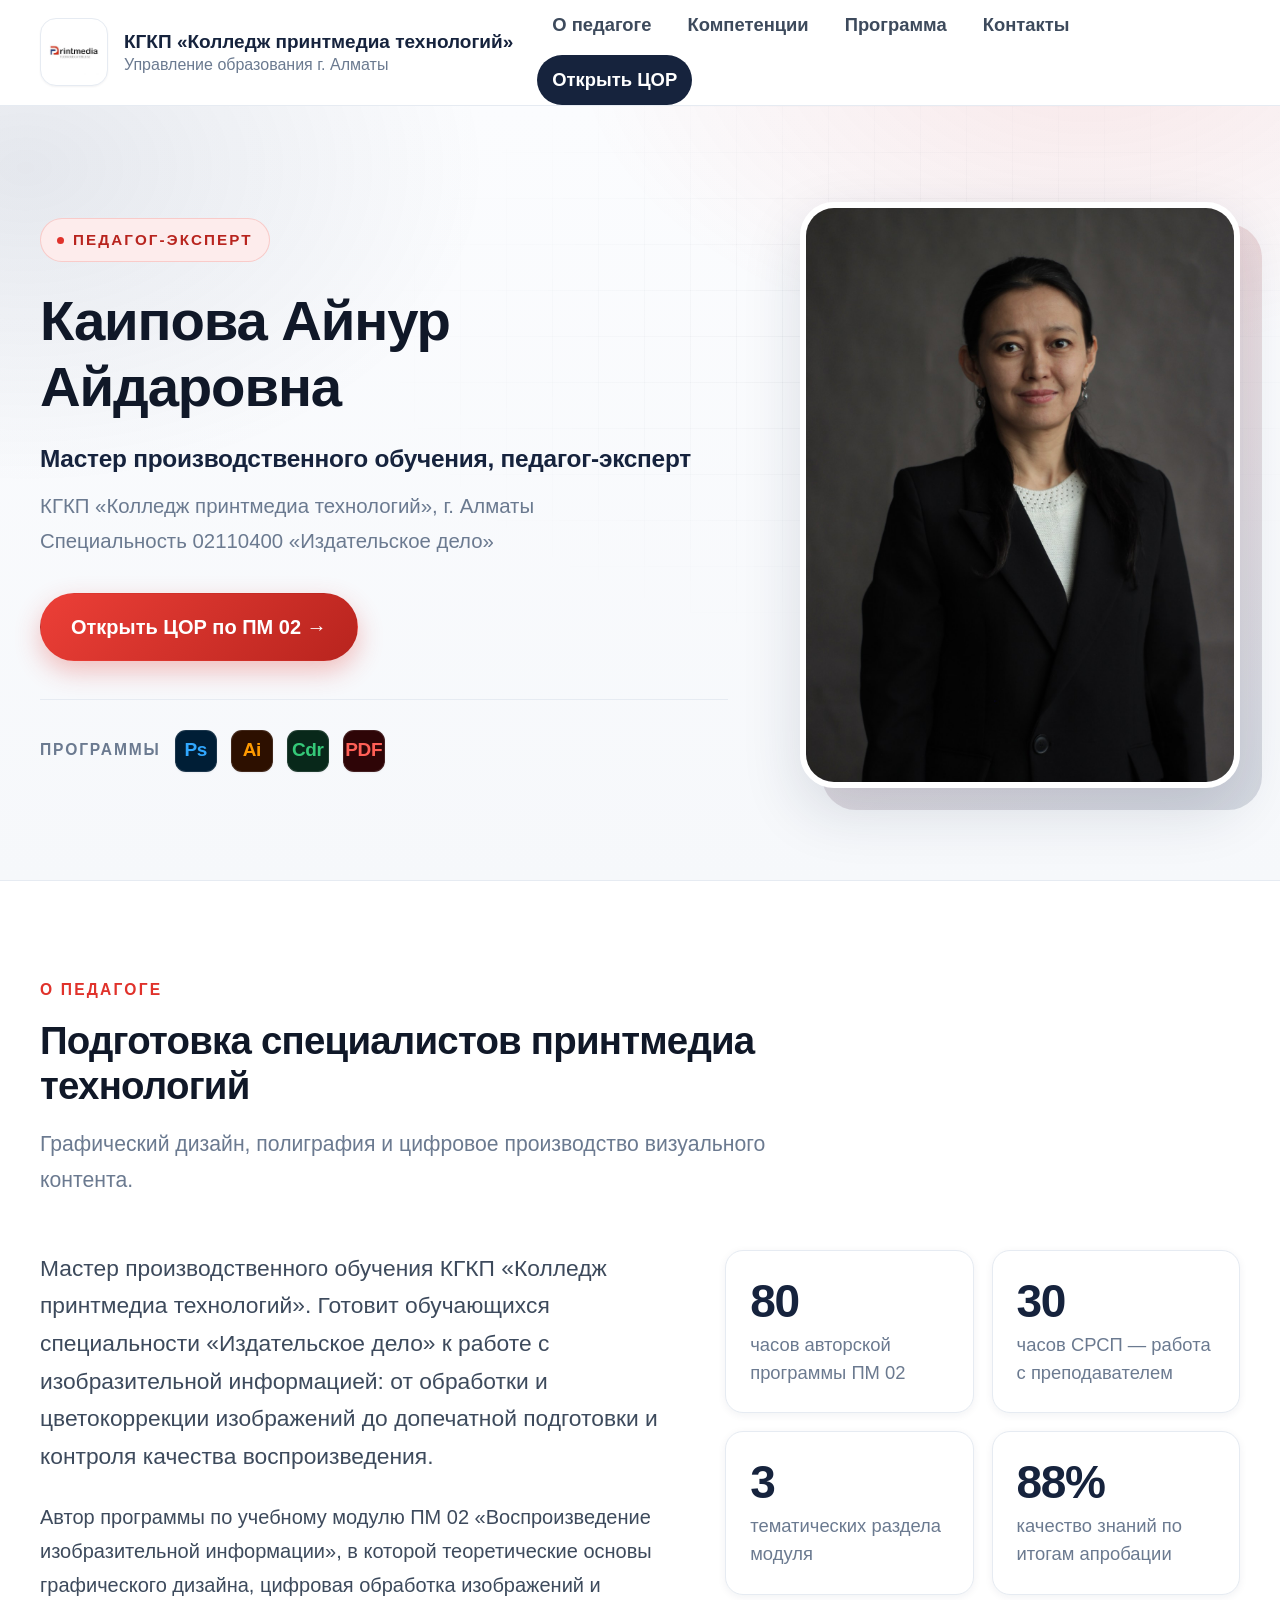
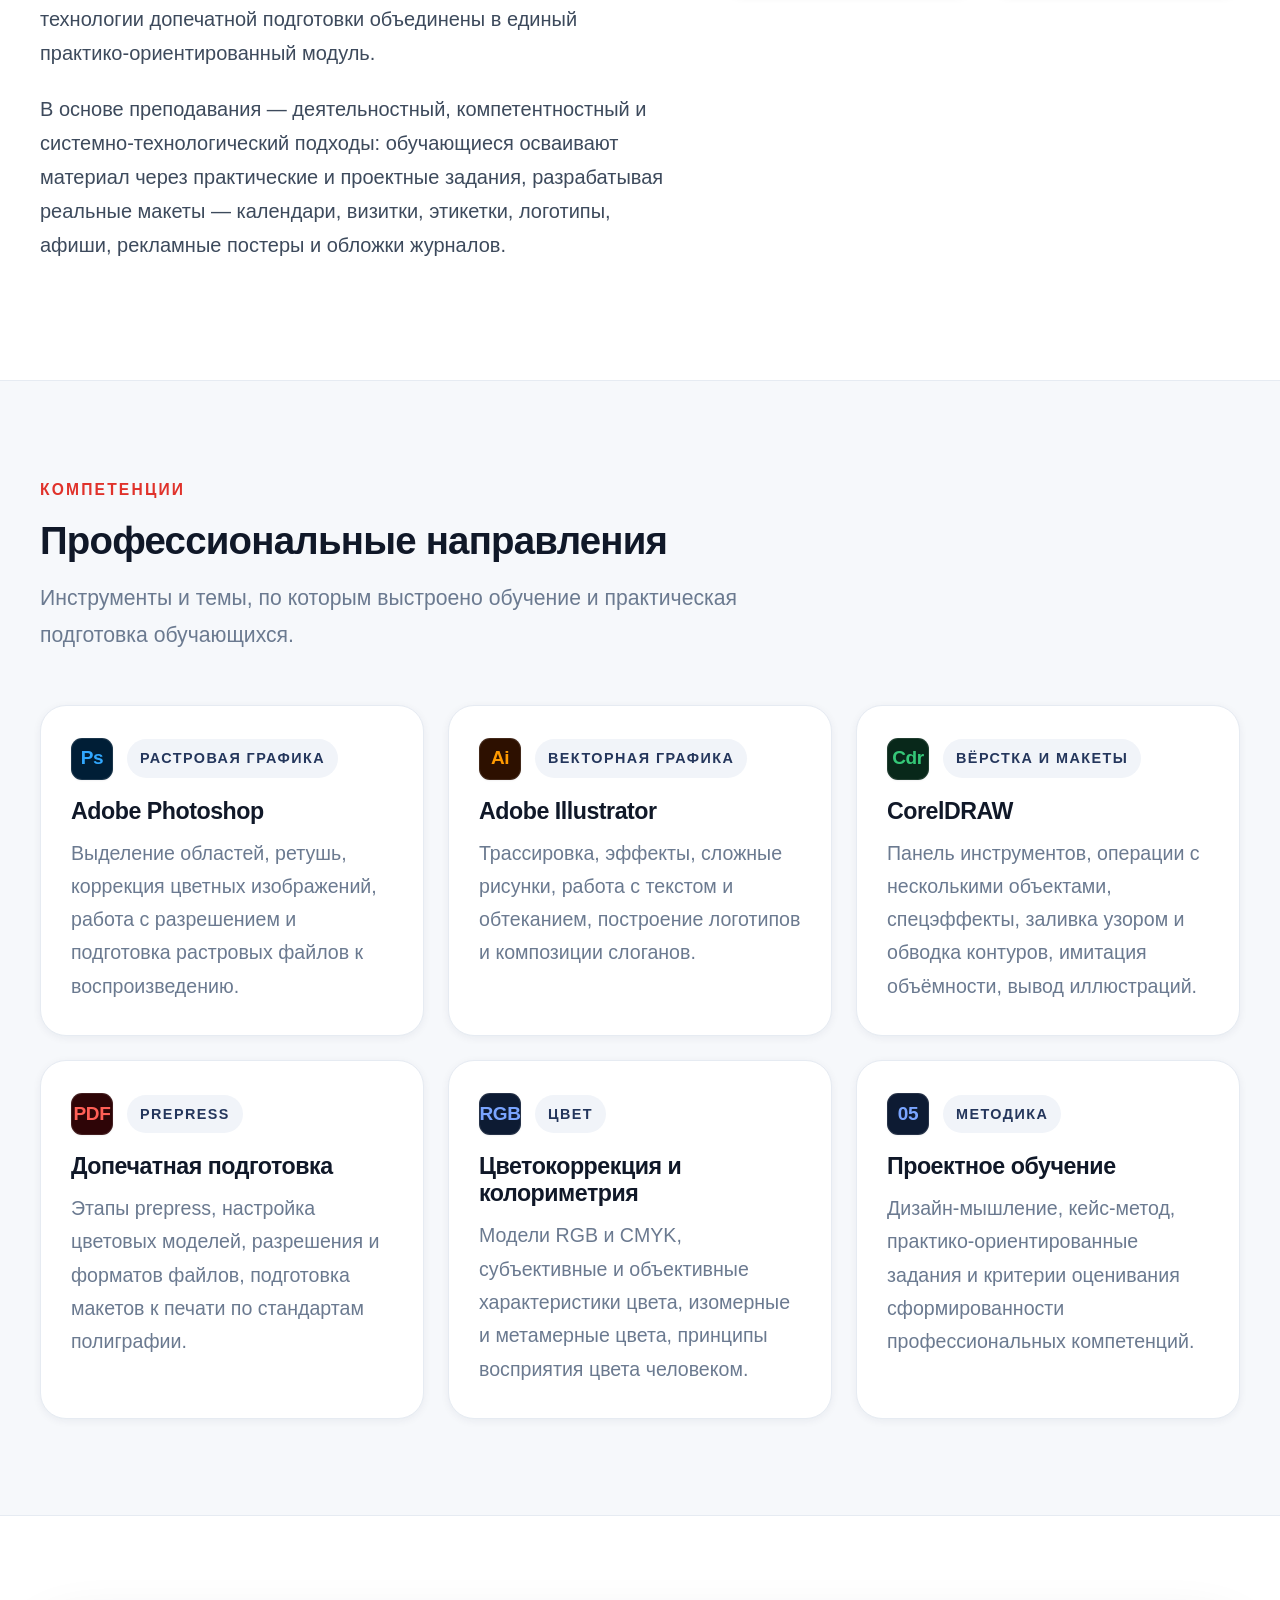
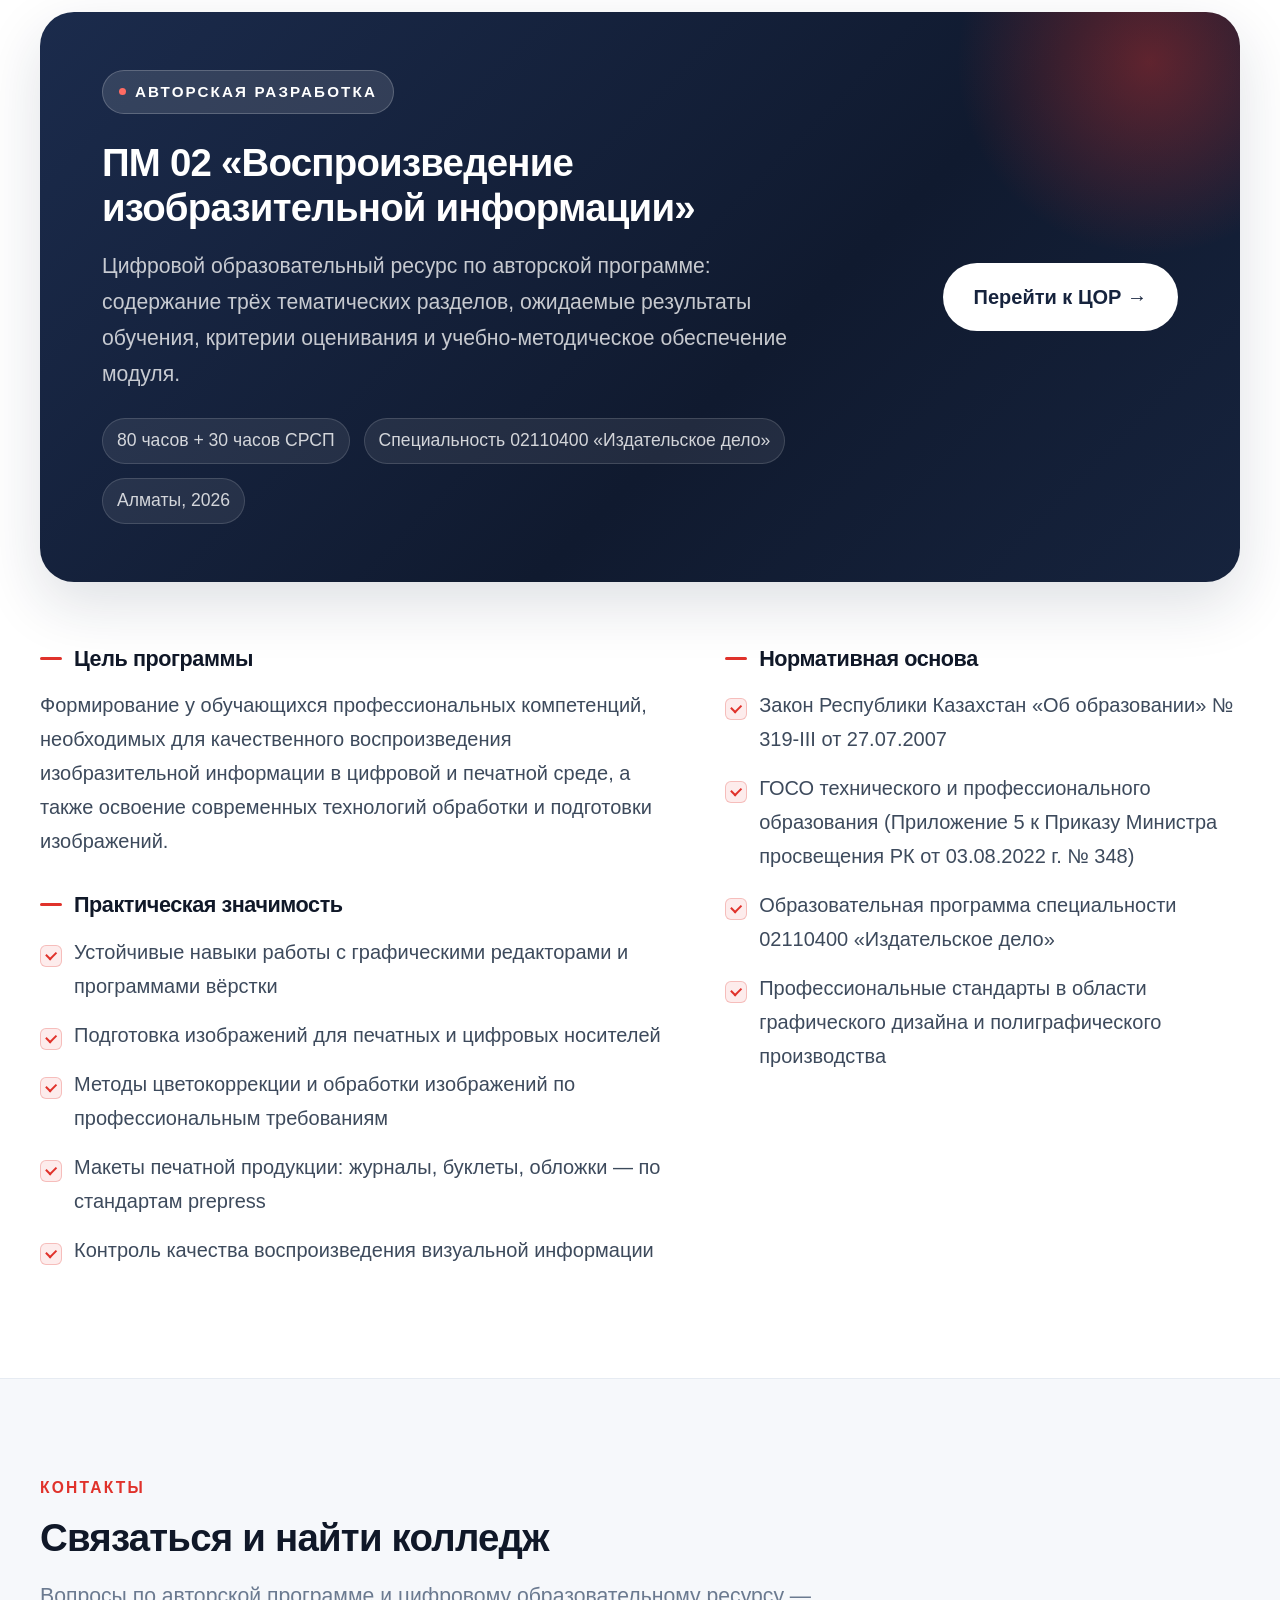
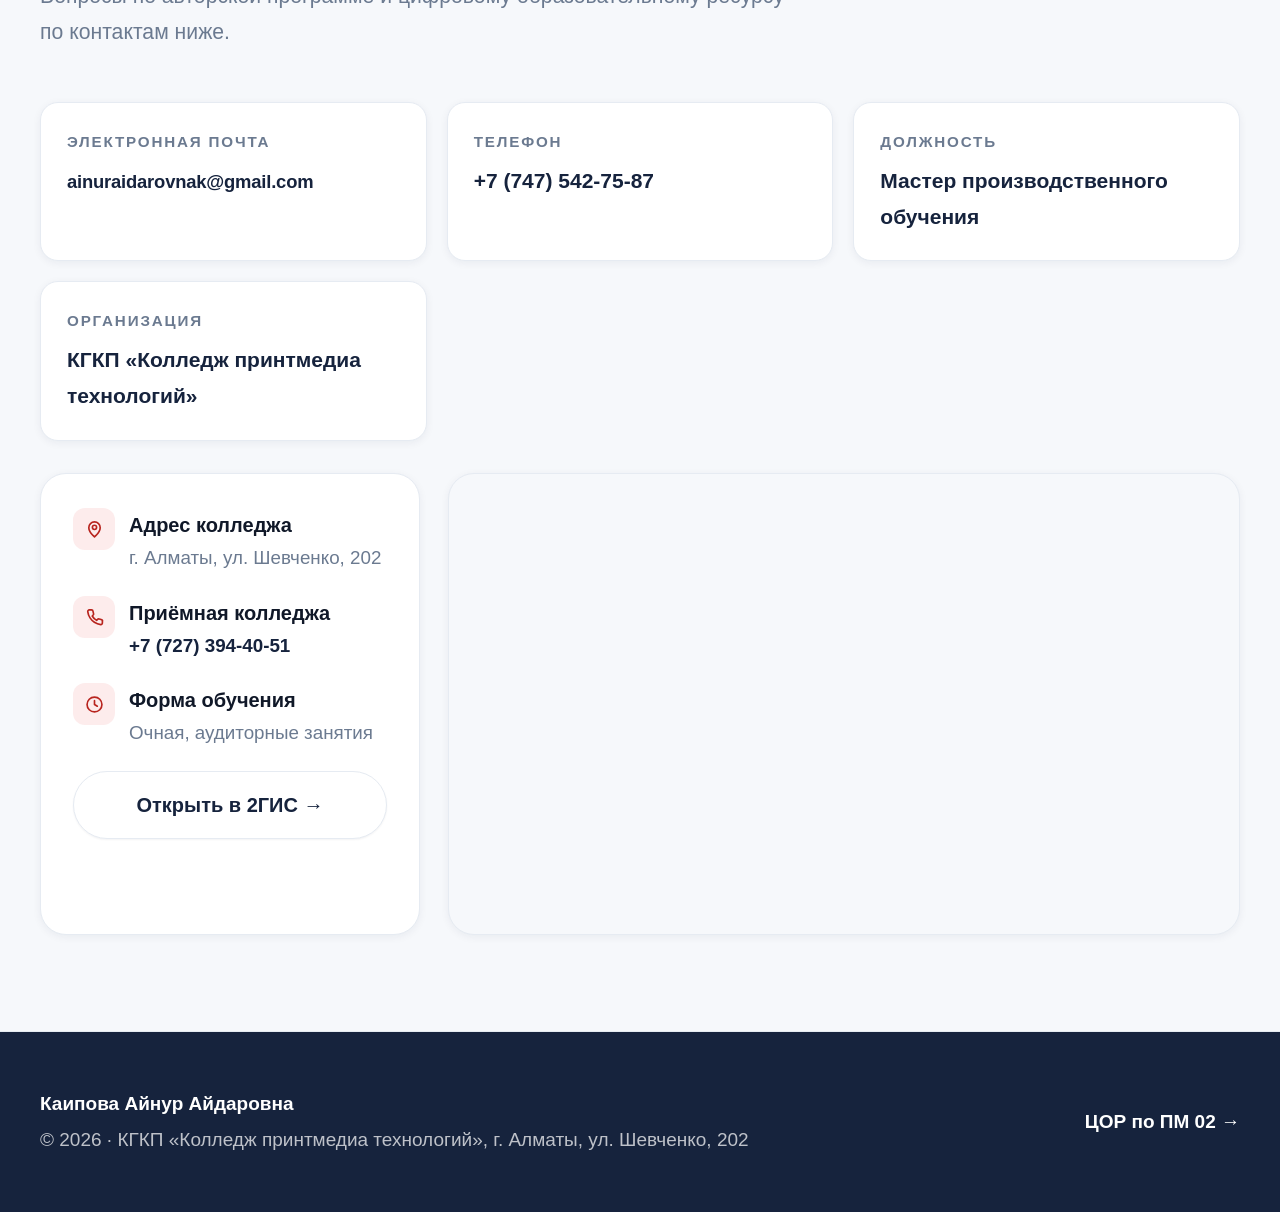
<file: index.html>
<!DOCTYPE html>
<html lang="ru">
<head>
<meta charset="utf-8">
<meta name="viewport" content="width=device-width, initial-scale=1">
<title>Каипова Айнур Айдаровна — мастер производственного обучения, педагог-эксперт</title>
<meta name="description" content="Портфолио-визитка Каиповой А.А., мастера производственного обучения, педагога-эксперта КГКП «Колледж принтмедиа технологий». Авторская программа ПМ 02 «Воспроизведение изобразительной информации» и цифровой образовательный ресурс.">
<link rel="icon" href="assets/logo.jpg">
<link rel="stylesheet" href="style.css">
</head>
<body>

<header class="topbar">
  <div class="wrap topbar__inner">
    <a class="brand" href="index.html">
      <span class="brand__logo"><img src="assets/logo.jpg" alt="Логотип Колледжа принтмедиа технологий"></span>
      <span class="brand__text">КГКП «Колледж принтмедиа технологий»<span>Управление образования г. Алматы</span></span>
    </a>
    <nav class="nav">
      <a href="#about">О педагоге</a>
      <a href="#skills">Компетенции</a>
      <a href="#program">Программа</a>
      <a href="#contacts">Контакты</a>
      <a href="cor.html" class="is-cta">Открыть ЦОР</a>
    </nav>
  </div>
</header>

<section class="hero">
  <div class="wrap hero__grid">
    <div>
      <span class="eyebrow">Педагог-эксперт</span>
      <h1>Каипова Айнур Айдаровна</h1>
      <p class="hero__role">Мастер производственного обучения, педагог-эксперт</p>
      <p class="hero__place">КГКП «Колледж принтмедиа технологий», г. Алматы<br>Специальность 02110400 «Издательское дело»</p>
      <div class="hero__actions">
        <a class="btn btn--primary" href="cor.html">Открыть ЦОР по ПМ 02 →</a>
      </div>
      <div class="hero__tools">
        <span class="label">Программы</span>
        <span class="app app--ps" title="Adobe Photoshop">Ps</span>
        <span class="app app--ai" title="Adobe Illustrator">Ai</span>
        <span class="app app--cdr" title="CorelDRAW">Cdr</span>
        <span class="app app--pdf" title="Допечатная подготовка, PDF">PDF</span>
      </div>
    </div>
    <div class="photo-frame">
      <img src="assets/kaipova.jpg" alt="Каипова Айнур Айдаровна">
    </div>
  </div>
</section>

<section class="section" id="about">
  <div class="wrap">
    <div class="section__head">
      <span class="section__label">О педагоге</span>
      <h2>Подготовка специалистов принтмедиа технологий</h2>
      <p>Графический дизайн, полиграфия и цифровое производство визуального контента.</p>
    </div>
    <div class="cols-2">
      <div class="prose">
        <p class="lead">Мастер производственного обучения КГКП «Колледж принтмедиа технологий». Готовит обучающихся специальности «Издательское дело» к работе с изобразительной информацией: от обработки и цветокоррекции изображений до допечатной подготовки и контроля качества воспроизведения.</p>
        <p>Автор программы по учебному модулю ПМ 02 «Воспроизведение изобразительной информации», в которой теоретические основы графического дизайна, цифровая обработка изображений и технологии допечатной подготовки объединены в единый практико-ориентированный модуль.</p>
        <p>В основе преподавания — деятельностный, компетентностный и системно-технологический подходы: обучающиеся осваивают материал через практические и проектные задания, разрабатывая реальные макеты — календари, визитки, этикетки, логотипы, афиши, рекламные постеры и обложки журналов.</p>
      </div>
      <div class="stats">
        <div class="stat">
          <div class="stat__num">80</div>
          <div class="stat__label">часов авторской программы ПМ 02</div>
        </div>
        <div class="stat">
          <div class="stat__num">30</div>
          <div class="stat__label">часов СРСП — работа с преподавателем</div>
        </div>
        <div class="stat">
          <div class="stat__num">3</div>
          <div class="stat__label">тематических раздела модуля</div>
        </div>
        <div class="stat">
          <div class="stat__num">88%</div>
          <div class="stat__label">качество знаний по итогам апробации</div>
        </div>
      </div>
    </div>
  </div>
</section>

<section class="section section--soft" id="skills">
  <div class="wrap">
    <div class="section__head">
      <span class="section__label">Компетенции</span>
      <h2>Профессиональные направления</h2>
      <p>Инструменты и темы, по которым выстроено обучение и практическая подготовка обучающихся.</p>
    </div>
    <div class="cards">
      <div class="card">
        <div class="card__top">
          <span class="app app--ps">Ps</span>
          <span class="card__tag">Растровая графика</span>
        </div>
        <h3>Adobe Photoshop</h3>
        <p>Выделение областей, ретушь, коррекция цветных изображений, работа с разрешением и подготовка растровых файлов к воспроизведению.</p>
      </div>
      <div class="card">
        <div class="card__top">
          <span class="app app--ai">Ai</span>
          <span class="card__tag">Векторная графика</span>
        </div>
        <h3>Adobe Illustrator</h3>
        <p>Трассировка, эффекты, сложные рисунки, работа с текстом и обтеканием, построение логотипов и композиции слоганов.</p>
      </div>
      <div class="card">
        <div class="card__top">
          <span class="app app--cdr">Cdr</span>
          <span class="card__tag">Вёрстка и макеты</span>
        </div>
        <h3>CorelDRAW</h3>
        <p>Панель инструментов, операции с несколькими объектами, спецэффекты, заливка узором и обводка контуров, имитация объёмности, вывод иллюстраций.</p>
      </div>
      <div class="card">
        <div class="card__top">
          <span class="app app--pdf">PDF</span>
          <span class="card__tag">Prepress</span>
        </div>
        <h3>Допечатная подготовка</h3>
        <p>Этапы prepress, настройка цветовых моделей, разрешения и форматов файлов, подготовка макетов к печати по стандартам полиграфии.</p>
      </div>
      <div class="card">
        <div class="card__top">
          <span class="app app--rgb">RGB</span>
          <span class="card__tag">Цвет</span>
        </div>
        <h3>Цветокоррекция и колориметрия</h3>
        <p>Модели RGB и CMYK, субъективные и объективные характеристики цвета, изомерные и метамерные цвета, принципы восприятия цвета человеком.</p>
      </div>
      <div class="card">
        <div class="card__top">
          <span class="app app--rgb">05</span>
          <span class="card__tag">Методика</span>
        </div>
        <h3>Проектное обучение</h3>
        <p>Дизайн-мышление, кейс-метод, практико-ориентированные задания и критерии оценивания сформированности профессиональных компетенций.</p>
      </div>
    </div>
  </div>
</section>

<section class="section" id="program">
  <div class="wrap">
    <div class="feature">
      <div>
        <span class="eyebrow">Авторская разработка</span>
        <h2>ПМ 02 «Воспроизведение изобразительной информации»</h2>
        <p>Цифровой образовательный ресурс по авторской программе: содержание трёх тематических разделов, ожидаемые результаты обучения, критерии оценивания и учебно-методическое обеспечение модуля.</p>
        <div class="feature__meta">
          <span>80 часов + 30 часов СРСП</span>
          <span>Специальность 02110400 «Издательское дело»</span>
          <span>Алматы, 2026</span>
        </div>
      </div>
      <div>
        <a class="btn btn--light" href="cor.html">Перейти к ЦОР →</a>
      </div>
    </div>

    <div class="cols-2" style="margin-top:64px;">
      <div>
        <h3 class="mini">Цель программы</h3>
        <p>Формирование у обучающихся профессиональных компетенций, необходимых для качественного воспроизведения изобразительной информации в цифровой и печатной среде, а также освоение современных технологий обработки и подготовки изображений.</p>
        <h3 class="mini" style="margin-top:34px;">Практическая значимость</h3>
        <ul class="list-check">
          <li>Устойчивые навыки работы с графическими редакторами и программами вёрстки</li>
          <li>Подготовка изображений для печатных и цифровых носителей</li>
          <li>Методы цветокоррекции и обработки изображений по профессиональным требованиям</li>
          <li>Макеты печатной продукции: журналы, буклеты, обложки — по стандартам prepress</li>
          <li>Контроль качества воспроизведения визуальной информации</li>
        </ul>
      </div>
      <div>
        <h3 class="mini">Нормативная основа</h3>
        <ul class="list-check">
          <li>Закон Республики Казахстан «Об образовании» № 319-III от 27.07.2007</li>
          <li>ГОСО технического и профессионального образования (Приложение 5 к Приказу Министра просвещения РК от 03.08.2022 г. № 348)</li>
          <li>Образовательная программа специальности 02110400 «Издательское дело»</li>
          <li>Профессиональные стандарты в области графического дизайна и полиграфического производства</li>
        </ul>
      </div>
    </div>
  </div>
</section>

<section class="section section--soft" id="contacts">
  <div class="wrap">
    <div class="section__head">
      <span class="section__label">Контакты</span>
      <h2>Связаться и найти колледж</h2>
      <p>Вопросы по авторской программе и цифровому образовательному ресурсу — по контактам ниже.</p>
    </div>

    <div class="contact-grid" style="margin-bottom:32px;">
      <div class="contact">
        <div class="contact__label">Электронная почта</div>
        <div class="contact__value"><a href="mailto:ainuraidarovnak@gmail.com">ainuraidarovnak@gmail.com</a></div>
      </div>
      <div class="contact">
        <div class="contact__label">Телефон</div>
        <div class="contact__value"><a href="tel:+77475427587">+7 (747) 542-75-87</a></div>
      </div>
      <div class="contact">
        <div class="contact__label">Должность</div>
        <div class="contact__value">Мастер производственного обучения</div>
      </div>
      <div class="contact">
        <div class="contact__label">Организация</div>
        <div class="contact__value">КГКП «Колледж принтмедиа технологий»</div>
      </div>
    </div>

    <div class="map-grid">
      <div class="map-card">
        <div class="map-card__row">
          <span class="map-card__ico"><svg viewBox="0 0 24 24" fill="none" stroke="currentColor" stroke-width="1.9" stroke-linecap="round" stroke-linejoin="round" aria-hidden="true"><path d="M12 21.5s-6.5-5.8-6.5-10.5a6.5 6.5 0 1 1 13 0C18.5 15.7 12 21.5 12 21.5z"/><circle cx="12" cy="10.7" r="2.4"/></svg></span>
          <span>
            <strong>Адрес колледжа</strong>
            <span>г. Алматы, ул. Шевченко, 202</span>
          </span>
        </div>
        <div class="map-card__row">
          <span class="map-card__ico"><svg viewBox="0 0 24 24" fill="none" stroke="currentColor" stroke-width="1.9" stroke-linecap="round" stroke-linejoin="round" aria-hidden="true"><path d="M21 16.9v2.6a1.7 1.7 0 0 1-1.9 1.7 16.6 16.6 0 0 1-7.2-2.6 16.3 16.3 0 0 1-5-5A16.6 16.6 0 0 1 4.3 6.4 1.7 1.7 0 0 1 6 4.5h2.6a1.7 1.7 0 0 1 1.7 1.5c.1.8.3 1.7.6 2.5a1.7 1.7 0 0 1-.4 1.8l-1.1 1.1a13.4 13.4 0 0 0 5 5l1.1-1.1a1.7 1.7 0 0 1 1.8-.4c.8.3 1.6.5 2.5.6a1.7 1.7 0 0 1 1.5 1.7z"/></svg></span>
          <span>
            <strong>Приёмная колледжа</strong>
            <span><a href="tel:+77273944051">+7 (727) 394-40-51</a></span>
          </span>
        </div>
        <div class="map-card__row">
          <span class="map-card__ico"><svg viewBox="0 0 24 24" fill="none" stroke="currentColor" stroke-width="1.9" stroke-linecap="round" stroke-linejoin="round" aria-hidden="true"><circle cx="12" cy="12" r="8.5"/><path d="M12 7.6V12l3.2 2"/></svg></span>
          <span>
            <strong>Форма обучения</strong>
            <span>Очная, аудиторные занятия</span>
          </span>
        </div>
        <a class="btn btn--ghost" href="https://2gis.kz/almaty/firm/9429940000854568" target="_blank" rel="noopener">Открыть в 2ГИС →</a>
      </div>
      <div class="map-frame">
        <iframe
          src="https://widgets.2gis.com/widget?type=firmsonmap&amp;options=%7B%22pos%22%3A%7B%22lat%22%3A43.241996%2C%22lon%22%3A76.891916%2C%22zoom%22%3A17%7D%2C%22opt%22%3A%7B%22city%22%3A%22almaty%22%7D%2C%22org%22%3A%229429940000854568%22%7D"
          title="Колледж принтмедиа технологий на карте 2ГИС — г. Алматы, ул. Шевченко, 202"
          loading="lazy"
          allowfullscreen></iframe>
      </div>
    </div>
  </div>
</section>

<footer class="footer">
  <div class="wrap footer__inner">
    <div>
      <strong>Каипова Айнур Айдаровна</strong>
      © 2026 · КГКП «Колледж принтмедиа технологий», г. Алматы, ул. Шевченко, 202
    </div>
    <div><a href="cor.html">ЦОР по ПМ 02 →</a></div>
  </div>
</footer>

</body>
</html>
</file>
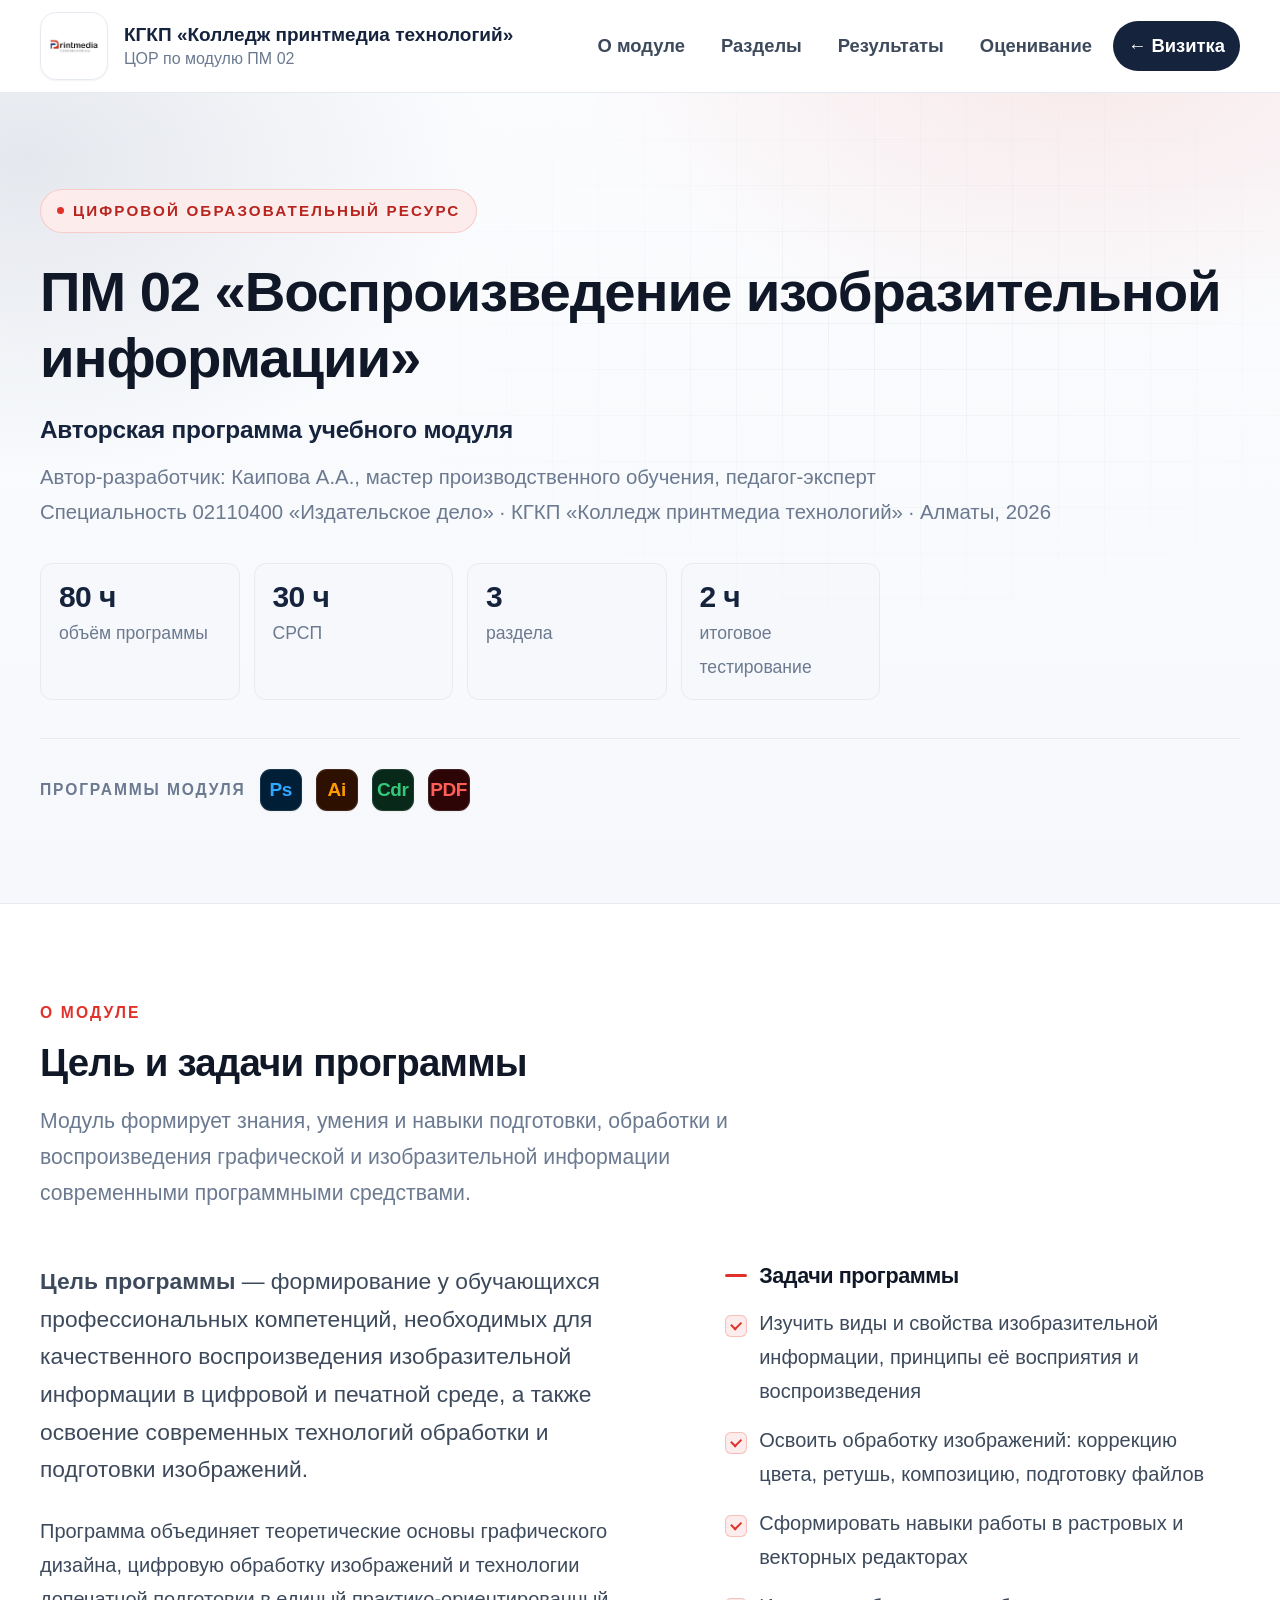
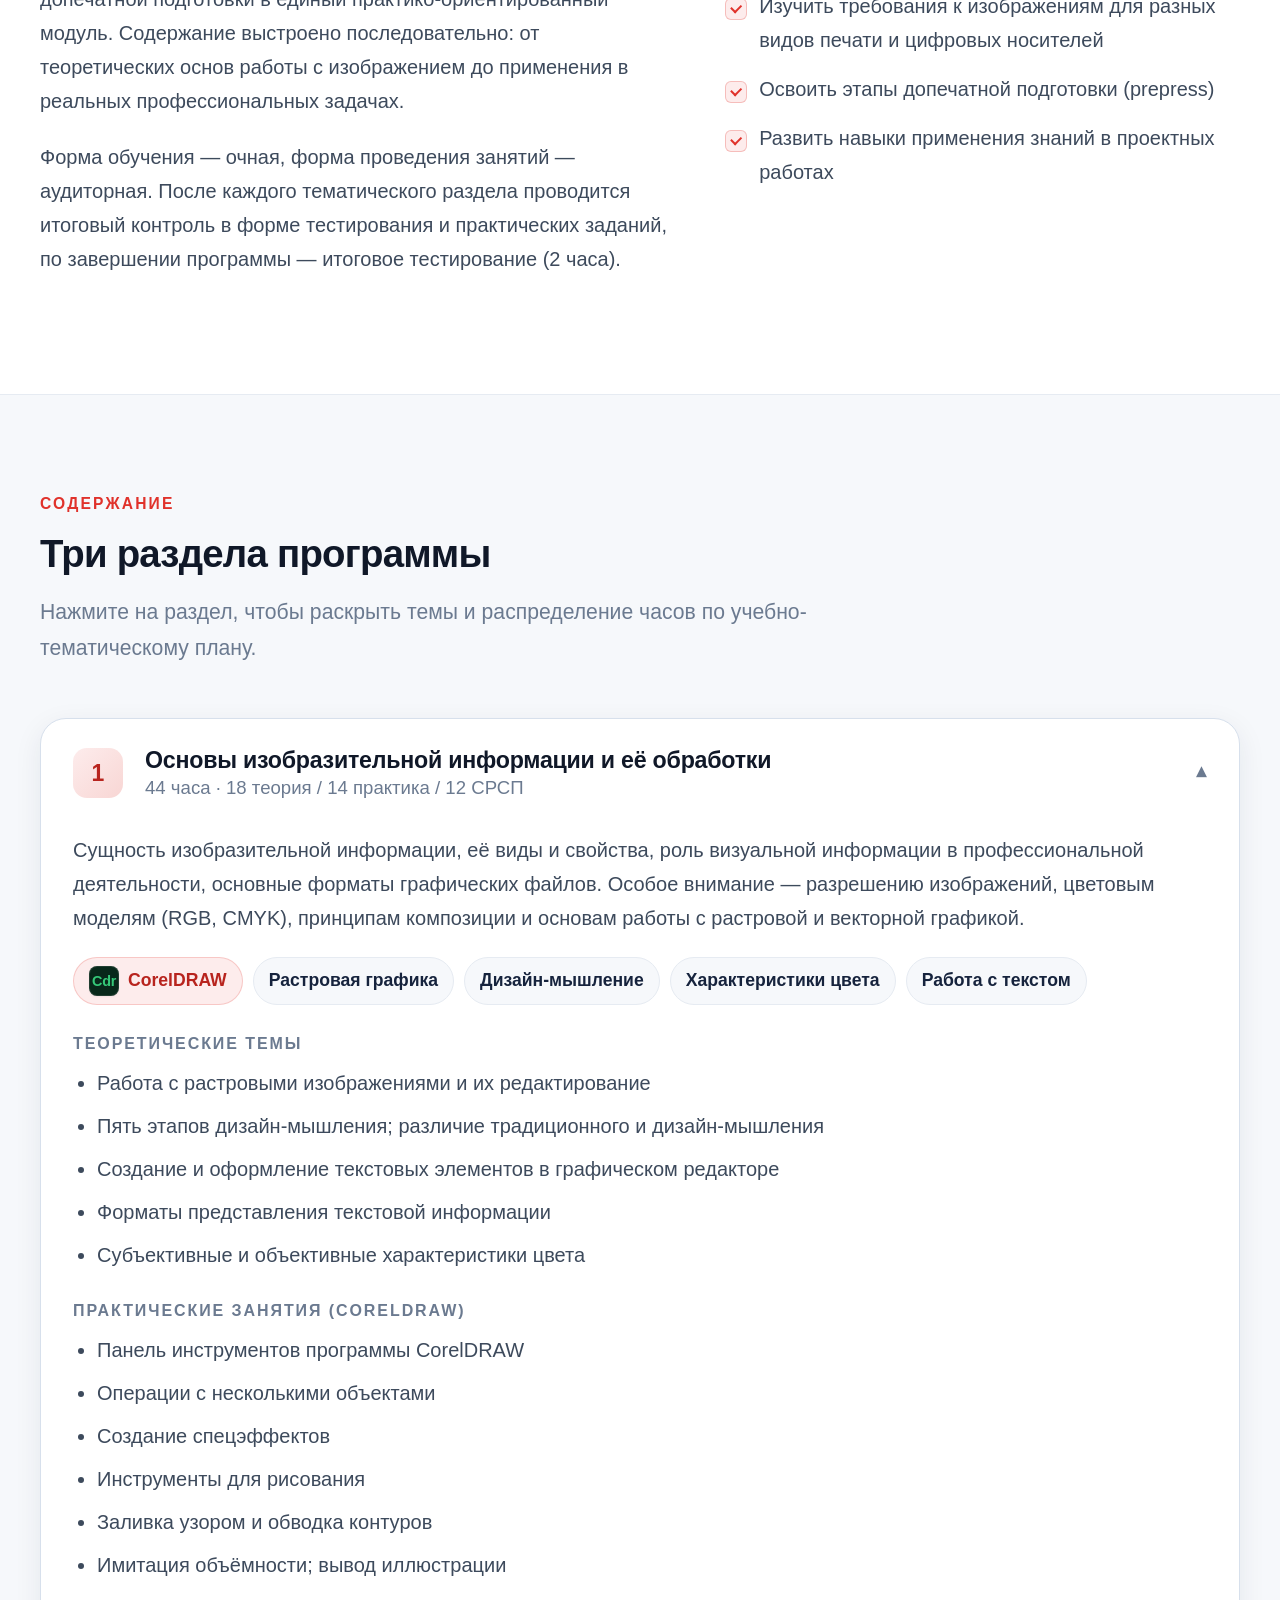
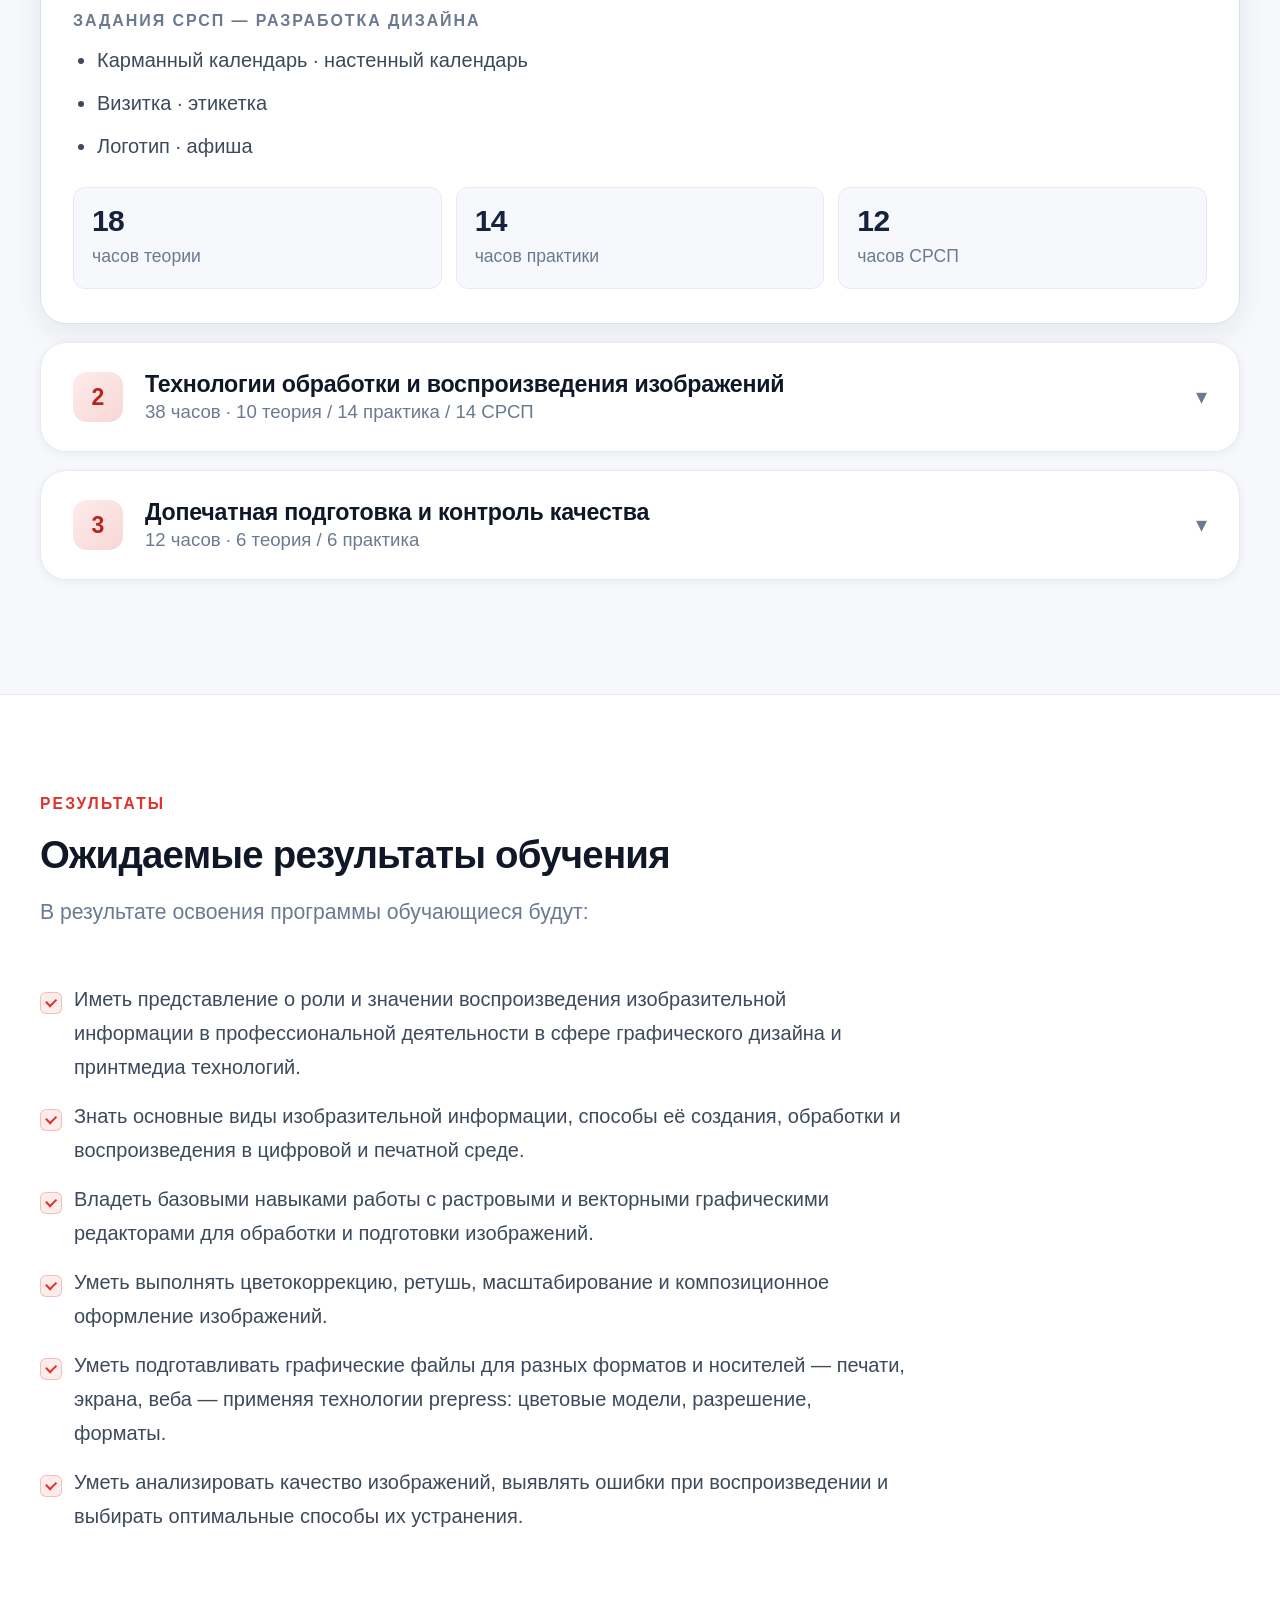
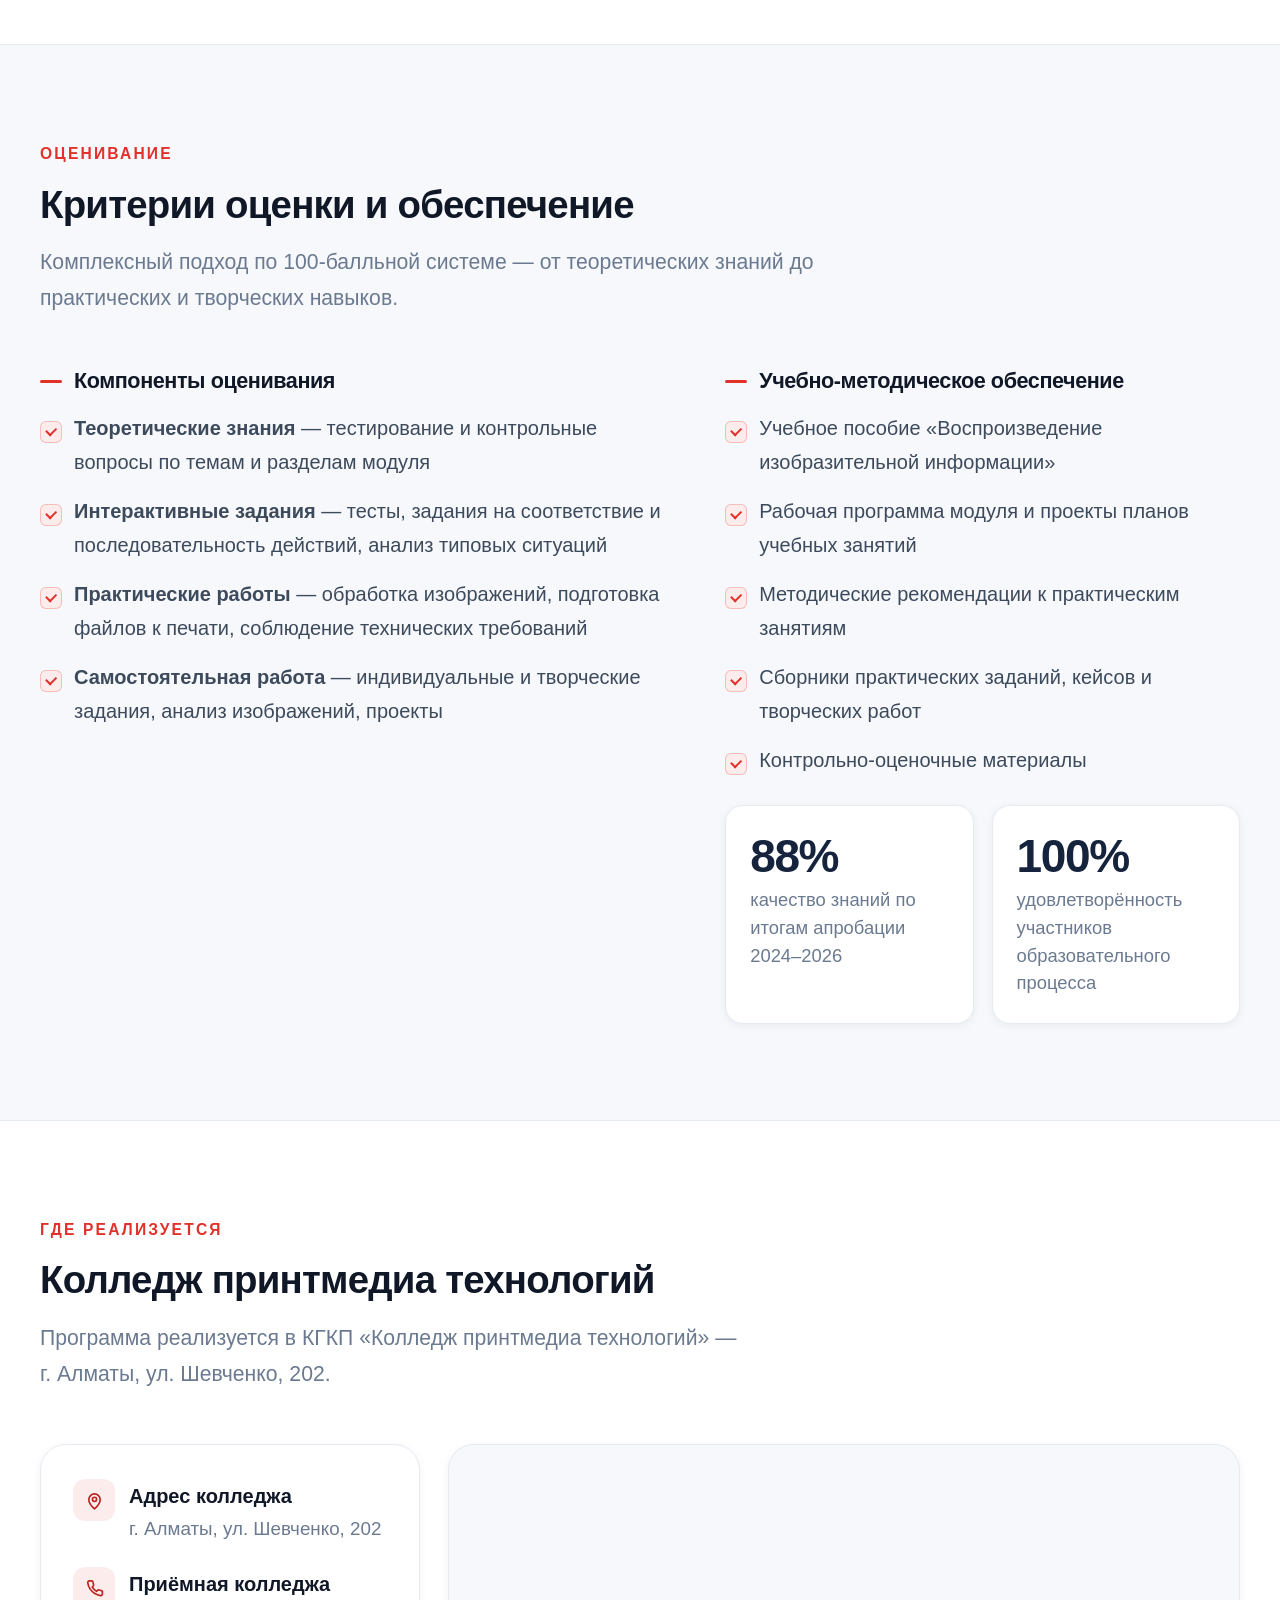
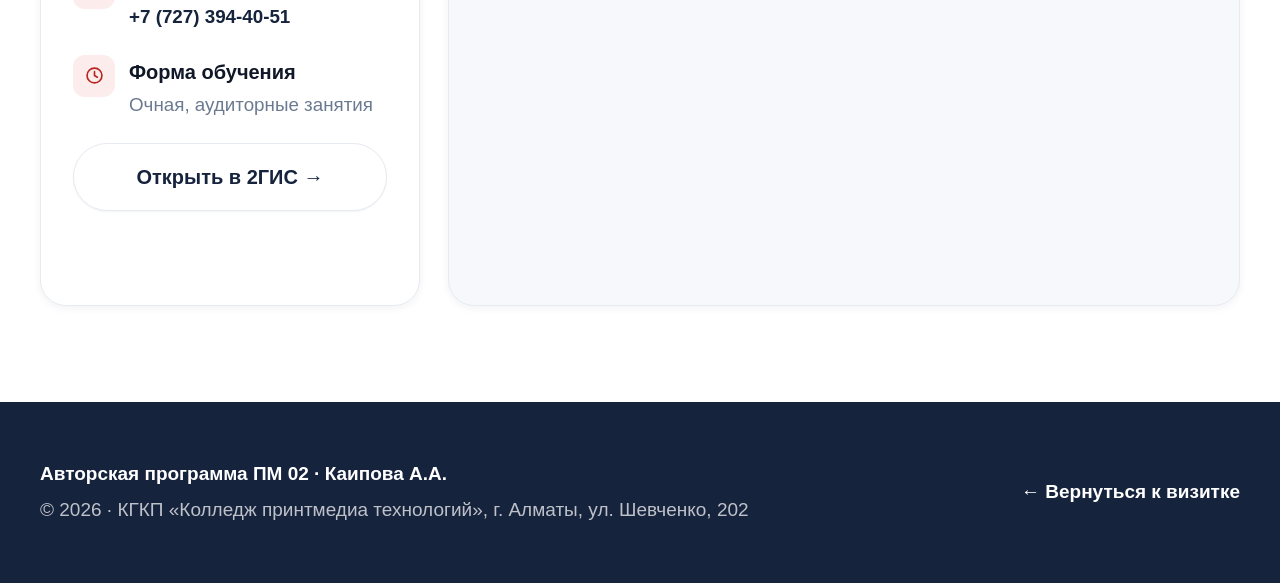
<file: cor.html>
<!DOCTYPE html>
<html lang="ru">
<head>
<meta charset="utf-8">
<meta name="viewport" content="width=device-width, initial-scale=1">
<title>ЦОР — ПМ 02 «Воспроизведение изобразительной информации» | Каипова А.А.</title>
<meta name="description" content="Цифровой образовательный ресурс по учебному модулю ПМ 02 «Воспроизведение изобразительной информации»: содержание трёх разделов, результаты обучения и критерии оценки.">
<link rel="icon" href="assets/logo.jpg">
<link rel="stylesheet" href="style.css">
<noscript><style>.module__body { display: block !important; } .module__chev { display: none; }</style></noscript>
</head>
<body>

<header class="topbar">
  <div class="wrap topbar__inner">
    <a class="brand" href="index.html">
      <span class="brand__logo"><img src="assets/logo.jpg" alt="Логотип Колледжа принтмедиа технологий"></span>
      <span class="brand__text">КГКП «Колледж принтмедиа технологий»<span>ЦОР по модулю ПМ 02</span></span>
    </a>
    <nav class="nav">
      <a href="#intro">О модуле</a>
      <a href="#sections">Разделы</a>
      <a href="#results">Результаты</a>
      <a href="#assess">Оценивание</a>
      <a href="index.html" class="is-cta">← Визитка</a>
    </nav>
  </div>
</header>

<section class="hero">
  <div class="wrap">
    <span class="eyebrow">Цифровой образовательный ресурс</span>
    <h1>ПМ 02 «Воспроизведение изобразительной информации»</h1>
    <p class="hero__role">Авторская программа учебного модуля</p>
    <p class="hero__place">Автор-разработчик: Каипова А.А., мастер производственного обучения, педагог-эксперт<br>Специальность 02110400 «Издательское дело» · КГКП «Колледж принтмедиа технологий» · Алматы, 2026</p>
    <div class="hours" style="max-width:840px;">
      <div><b>80 ч</b><span>объём программы</span></div>
      <div><b>30 ч</b><span>СРСП</span></div>
      <div><b>3</b><span>раздела</span></div>
      <div><b>2 ч</b><span>итоговое тестирование</span></div>
    </div>
    <div class="hero__tools">
      <span class="label">Программы модуля</span>
      <span class="app app--ps" title="Adobe Photoshop">Ps</span>
      <span class="app app--ai" title="Adobe Illustrator">Ai</span>
      <span class="app app--cdr" title="CorelDRAW">Cdr</span>
      <span class="app app--pdf" title="Допечатная подготовка, PDF">PDF</span>
    </div>
  </div>
</section>

<section class="section" id="intro">
  <div class="wrap">
    <div class="section__head">
      <span class="section__label">О модуле</span>
      <h2>Цель и задачи программы</h2>
      <p>Модуль формирует знания, умения и навыки подготовки, обработки и воспроизведения графической и изобразительной информации современными программными средствами.</p>
    </div>
    <div class="cols-2">
      <div class="prose">
        <p class="lead"><strong>Цель программы</strong> — формирование у обучающихся профессиональных компетенций, необходимых для качественного воспроизведения изобразительной информации в цифровой и печатной среде, а также освоение современных технологий обработки и подготовки изображений.</p>
        <p>Программа объединяет теоретические основы графического дизайна, цифровую обработку изображений и технологии допечатной подготовки в единый практико-ориентированный модуль. Содержание выстроено последовательно: от теоретических основ работы с изображением до применения в реальных профессиональных задачах.</p>
        <p>Форма обучения — очная, форма проведения занятий — аудиторная. После каждого тематического раздела проводится итоговый контроль в форме тестирования и практических заданий, по завершении программы — итоговое тестирование (2 часа).</p>
      </div>
      <div>
        <h3 class="mini">Задачи программы</h3>
        <ul class="list-check">
          <li>Изучить виды и свойства изобразительной информации, принципы её восприятия и воспроизведения</li>
          <li>Освоить обработку изображений: коррекцию цвета, ретушь, композицию, подготовку файлов</li>
          <li>Сформировать навыки работы в растровых и векторных редакторах</li>
          <li>Изучить требования к изображениям для разных видов печати и цифровых носителей</li>
          <li>Освоить этапы допечатной подготовки (prepress)</li>
          <li>Развить навыки применения знаний в проектных работах</li>
        </ul>
      </div>
    </div>
  </div>
</section>

<section class="section section--soft" id="sections">
  <div class="wrap">
    <div class="section__head">
      <span class="section__label">Содержание</span>
      <h2>Три раздела программы</h2>
      <p>Нажмите на раздел, чтобы раскрыть темы и распределение часов по учебно-тематическому плану.</p>
    </div>

    <div class="module is-open">
      <button class="module__btn" type="button" aria-expanded="true">
        <span class="module__num">1</span>
        <span class="module__title">
          <strong>Основы изобразительной информации и её обработки</strong>
          <span>44 часа · 18 теория / 14 практика / 12 СРСП</span>
        </span>
        <span class="module__chev">▾</span>
      </button>
      <div class="module__body">
        <p>Сущность изобразительной информации, её виды и свойства, роль визуальной информации в профессиональной деятельности, основные форматы графических файлов. Особое внимание — разрешению изображений, цветовым моделям (RGB, CMYK), принципам композиции и основам работы с растровой и векторной графикой.</p>
        <div class="chips">
          <span class="chip chip--red"><span class="app app--cdr app--sm">Cdr</span>CorelDRAW</span>
          <span class="chip">Растровая графика</span>
          <span class="chip">Дизайн-мышление</span>
          <span class="chip">Характеристики цвета</span>
          <span class="chip">Работа с текстом</span>
        </div>
        <h4>Теоретические темы</h4>
        <ul>
          <li>Работа с растровыми изображениями и их редактирование</li>
          <li>Пять этапов дизайн-мышления; различие традиционного и дизайн-мышления</li>
          <li>Создание и оформление текстовых элементов в графическом редакторе</li>
          <li>Форматы представления текстовой информации</li>
          <li>Субъективные и объективные характеристики цвета</li>
        </ul>
        <h4>Практические занятия (CorelDRAW)</h4>
        <ul>
          <li>Панель инструментов программы CorelDRAW</li>
          <li>Операции с несколькими объектами</li>
          <li>Создание спецэффектов</li>
          <li>Инструменты для рисования</li>
          <li>Заливка узором и обводка контуров</li>
          <li>Имитация объёмности; вывод иллюстрации</li>
        </ul>
        <h4>Задания СРСП — разработка дизайна</h4>
        <ul>
          <li>Карманный календарь · настенный календарь</li>
          <li>Визитка · этикетка</li>
          <li>Логотип · афиша</li>
        </ul>
        <div class="hours">
          <div><b>18</b><span>часов теории</span></div>
          <div><b>14</b><span>часов практики</span></div>
          <div><b>12</b><span>часов СРСП</span></div>
        </div>
      </div>
    </div>

    <div class="module">
      <button class="module__btn" type="button" aria-expanded="false">
        <span class="module__num">2</span>
        <span class="module__title">
          <strong>Технологии обработки и воспроизведения изображений</strong>
          <span>38 часов · 10 теория / 14 практика / 14 СРСП</span>
        </span>
        <span class="module__chev">▾</span>
      </button>
      <div class="module__body">
        <p>Современные технологии обработки изображений в профессиональном ПО: методы цветокоррекции, ретуши, векторизации, работа со слоями, эффектами и инструментами графических редакторов, подготовка изображений для разных способов воспроизведения — печать, веб, цифровые носители.</p>
        <div class="chips">
          <span class="chip chip--red"><span class="app app--ai app--sm">Ai</span>Adobe Illustrator</span>
          <span class="chip">Векторизация и трассировка</span>
          <span class="chip">Цветовые модели</span>
          <span class="chip">Типографика</span>
          <span class="chip">Рекламная продукция</span>
        </div>
        <h4>Теоретические темы</h4>
        <ul>
          <li>Основы работы в графическом редакторе: интерфейс и инструменты</li>
          <li>История и развитие дизайн-мышления</li>
          <li>Визуальное оформление текста</li>
          <li>Принципы восприятия цвета человеком</li>
          <li>Применение цветовых моделей в графических редакторах</li>
        </ul>
        <h4>Практические занятия (Adobe Illustrator)</h4>
        <ul>
          <li>Работа с эффектами</li>
          <li>Сложные рисунки и трассировка</li>
          <li>Инструменты рисования при построении логотипа</li>
          <li>Работа с текстом</li>
          <li>Компоновка слоганов и взаиморасположение с логотипом</li>
          <li>Дизайн рекламной продукции; дизайн обложки журнала</li>
        </ul>
        <h4>Задания СРСП</h4>
        <ul>
          <li>Определение панели инструментов</li>
          <li>Создание рамок с использованием нескольких объектов</li>
          <li>Обтекание текста вокруг объекта</li>
          <li>Разработка рекламного постера</li>
        </ul>
        <div class="hours">
          <div><b>10</b><span>часов теории</span></div>
          <div><b>14</b><span>часов практики</span></div>
          <div><b>14</b><span>часов СРСП</span></div>
        </div>
      </div>
    </div>

    <div class="module">
      <button class="module__btn" type="button" aria-expanded="false">
        <span class="module__num">3</span>
        <span class="module__title">
          <strong>Допечатная подготовка и контроль качества</strong>
          <span>12 часов · 6 теория / 6 практика</span>
        </span>
        <span class="module__chev">▾</span>
      </button>
      <div class="module__body">
        <p>Этапы допечатной подготовки (prepress), требования к макетам, настройка параметров файлов (разрешение, цветовые профили, форматы), методы контроля качества изображений перед выводом. Рассматриваются типичные ошибки при подготовке файлов и способы их устранения.</p>
        <div class="chips">
          <span class="chip chip--red"><span class="app app--ps app--sm">Ps</span>Adobe Photoshop</span>
          <span class="chip"><span class="app app--pdf app--sm">PDF</span>Prepress</span>
          <span class="chip">Цветокоррекция</span>
          <span class="chip">Ретушь</span>
          <span class="chip">Контроль качества</span>
        </div>
        <h4>Теоретические темы</h4>
        <ul>
          <li>Средства ввода, редактирования и хранения текстовой информации</li>
          <li>Изомерные и метамерные цвета и их связь с растровыми изображениями</li>
          <li>Токенизация текста</li>
        </ul>
        <h4>Практические занятия (Adobe Photoshop)</h4>
        <ul>
          <li>Выделение областей и изображения</li>
          <li>Коррекция цветных изображений</li>
          <li>Ретуширование</li>
        </ul>
        <div class="hours">
          <div><b>6</b><span>часов теории</span></div>
          <div><b>6</b><span>часов практики</span></div>
          <div><b>2</b><span>часа итогового тестирования</span></div>
        </div>
      </div>
    </div>
  </div>
</section>

<section class="section" id="results">
  <div class="wrap">
    <div class="section__head">
      <span class="section__label">Результаты</span>
      <h2>Ожидаемые результаты обучения</h2>
      <p>В результате освоения программы обучающиеся будут:</p>
    </div>
    <ul class="list-check prose">
      <li>Иметь представление о роли и значении воспроизведения изобразительной информации в профессиональной деятельности в сфере графического дизайна и принтмедиа технологий.</li>
      <li>Знать основные виды изобразительной информации, способы её создания, обработки и воспроизведения в цифровой и печатной среде.</li>
      <li>Владеть базовыми навыками работы с растровыми и векторными графическими редакторами для обработки и подготовки изображений.</li>
      <li>Уметь выполнять цветокоррекцию, ретушь, масштабирование и композиционное оформление изображений.</li>
      <li>Уметь подготавливать графические файлы для разных форматов и носителей — печати, экрана, веба — применяя технологии prepress: цветовые модели, разрешение, форматы.</li>
      <li>Уметь анализировать качество изображений, выявлять ошибки при воспроизведении и выбирать оптимальные способы их устранения.</li>
    </ul>
  </div>
</section>

<section class="section section--soft" id="assess">
  <div class="wrap">
    <div class="section__head">
      <span class="section__label">Оценивание</span>
      <h2>Критерии оценки и обеспечение</h2>
      <p>Комплексный подход по 100-балльной системе — от теоретических знаний до практических и творческих навыков.</p>
    </div>
    <div class="cols-2">
      <div>
        <h3 class="mini">Компоненты оценивания</h3>
        <ul class="list-check">
          <li><strong>Теоретические знания</strong> — тестирование и контрольные вопросы по темам и разделам модуля</li>
          <li><strong>Интерактивные задания</strong> — тесты, задания на соответствие и последовательность действий, анализ типовых ситуаций</li>
          <li><strong>Практические работы</strong> — обработка изображений, подготовка файлов к печати, соблюдение технических требований</li>
          <li><strong>Самостоятельная работа</strong> — индивидуальные и творческие задания, анализ изображений, проекты</li>
        </ul>
      </div>
      <div>
        <h3 class="mini">Учебно-методическое обеспечение</h3>
        <ul class="list-check">
          <li>Учебное пособие «Воспроизведение изобразительной информации»</li>
          <li>Рабочая программа модуля и проекты планов учебных занятий</li>
          <li>Методические рекомендации к практическим занятиям</li>
          <li>Сборники практических заданий, кейсов и творческих работ</li>
          <li>Контрольно-оценочные материалы</li>
        </ul>
        <div class="stats" style="margin-top:28px;">
          <div class="stat">
            <div class="stat__num">88%</div>
            <div class="stat__label">качество знаний по итогам апробации 2024–2026</div>
          </div>
          <div class="stat">
            <div class="stat__num">100%</div>
            <div class="stat__label">удовлетворённость участников образовательного процесса</div>
          </div>
        </div>
      </div>
    </div>
  </div>
</section>

<section class="section" id="place">
  <div class="wrap">
    <div class="section__head">
      <span class="section__label">Где реализуется</span>
      <h2>Колледж принтмедиа технологий</h2>
      <p>Программа реализуется в КГКП «Колледж принтмедиа технологий» — г.&nbsp;Алматы, ул. Шевченко, 202.</p>
    </div>
    <div class="map-grid">
      <div class="map-card">
        <div class="map-card__row">
          <span class="map-card__ico"><svg viewBox="0 0 24 24" fill="none" stroke="currentColor" stroke-width="1.9" stroke-linecap="round" stroke-linejoin="round" aria-hidden="true"><path d="M12 21.5s-6.5-5.8-6.5-10.5a6.5 6.5 0 1 1 13 0C18.5 15.7 12 21.5 12 21.5z"/><circle cx="12" cy="10.7" r="2.4"/></svg></span>
          <span>
            <strong>Адрес колледжа</strong>
            <span>г. Алматы, ул. Шевченко, 202</span>
          </span>
        </div>
        <div class="map-card__row">
          <span class="map-card__ico"><svg viewBox="0 0 24 24" fill="none" stroke="currentColor" stroke-width="1.9" stroke-linecap="round" stroke-linejoin="round" aria-hidden="true"><path d="M21 16.9v2.6a1.7 1.7 0 0 1-1.9 1.7 16.6 16.6 0 0 1-7.2-2.6 16.3 16.3 0 0 1-5-5A16.6 16.6 0 0 1 4.3 6.4 1.7 1.7 0 0 1 6 4.5h2.6a1.7 1.7 0 0 1 1.7 1.5c.1.8.3 1.7.6 2.5a1.7 1.7 0 0 1-.4 1.8l-1.1 1.1a13.4 13.4 0 0 0 5 5l1.1-1.1a1.7 1.7 0 0 1 1.8-.4c.8.3 1.6.5 2.5.6a1.7 1.7 0 0 1 1.5 1.7z"/></svg></span>
          <span>
            <strong>Приёмная колледжа</strong>
            <span><a href="tel:+77273944051">+7 (727) 394-40-51</a></span>
          </span>
        </div>
        <div class="map-card__row">
          <span class="map-card__ico"><svg viewBox="0 0 24 24" fill="none" stroke="currentColor" stroke-width="1.9" stroke-linecap="round" stroke-linejoin="round" aria-hidden="true"><circle cx="12" cy="12" r="8.5"/><path d="M12 7.6V12l3.2 2"/></svg></span>
          <span>
            <strong>Форма обучения</strong>
            <span>Очная, аудиторные занятия</span>
          </span>
        </div>
        <a class="btn btn--ghost" href="https://2gis.kz/almaty/firm/9429940000854568" target="_blank" rel="noopener">Открыть в 2ГИС →</a>
      </div>
      <div class="map-frame">
        <iframe
          src="https://widgets.2gis.com/widget?type=firmsonmap&amp;options=%7B%22pos%22%3A%7B%22lat%22%3A43.241996%2C%22lon%22%3A76.891916%2C%22zoom%22%3A17%7D%2C%22opt%22%3A%7B%22city%22%3A%22almaty%22%7D%2C%22org%22%3A%229429940000854568%22%7D"
          title="Колледж принтмедиа технологий на карте 2ГИС — г. Алматы, ул. Шевченко, 202"
          loading="lazy"
          allowfullscreen></iframe>
      </div>
    </div>
  </div>
</section>

<footer class="footer">
  <div class="wrap footer__inner">
    <div>
      <strong>Авторская программа ПМ 02 · Каипова А.А.</strong>
      © 2026 · КГКП «Колледж принтмедиа технологий», г. Алматы, ул. Шевченко, 202
    </div>
    <div><a href="index.html">← Вернуться к визитке</a></div>
  </div>
</footer>

<script src="script.js"></script>
</body>
</html>
</file>
<file: style.css>
/* ============================================================
   Каипова А.А. — визитка педагога и ЦОР по ПМ 02
   Дизайн-система: токены → layout → компоненты → адаптив
   ============================================================ */

:root {
  /* Палитра построена на логотипе колледжа */
  --red: #e0322b;
  --red-dark: #b8241e;
  --red-soft: #fdecec;
  --navy: #16233d;
  --navy-mid: #24365c;
  --navy-light: #3d5687;
  --ink: #101828;
  --body: #3d4a5c;
  --muted: #6b7a90;
  --line: #e6ebf2;
  --line-soft: #f1f4f9;
  --bg: #ffffff;
  --bg-soft: #f6f8fb;

  /* Скругления и тени */
  --r-sm: 12px;
  --r: 18px;
  --r-lg: 26px;
  --r-xl: 34px;
  --sh-xs: 0 1px 2px rgba(16, 24, 40, .05);
  --sh-sm: 0 2px 8px rgba(22, 35, 61, .06);
  --sh: 0 8px 28px rgba(22, 35, 61, .08);
  --sh-lg: 0 22px 60px rgba(22, 35, 61, .14);

  --wrap: 1440px;
  --font: -apple-system, BlinkMacSystemFont, "Segoe UI", Roboto, "Helvetica Neue", Arial, sans-serif;
}

* { box-sizing: border-box; }

html {
  font-size: 20px;
  scroll-behavior: smooth;
  -webkit-text-size-adjust: 100%;
}

body {
  margin: 0;
  font-family: var(--font);
  font-size: 1rem;
  line-height: 1.7;
  color: var(--body);
  background: var(--bg);
  -webkit-font-smoothing: antialiased;
  text-rendering: optimizeLegibility;
}

img { max-width: 100%; display: block; }
a { color: var(--navy-light); }

h1, h2, h3, h4 {
  color: var(--ink);
  line-height: 1.18;
  letter-spacing: -0.02em;
  margin: 0 0 .6em;
  font-weight: 700;
}

h1 { font-size: clamp(2.3rem, 4.4vw, 3.5rem); }
h2 { font-size: clamp(1.75rem, 3vw, 2.5rem); }
h3 { font-size: clamp(1.15rem, 1.6vw, 1.4rem); }

p { margin: 0 0 1.1em; }

.wrap { width: 100%; max-width: var(--wrap); margin: 0 auto; padding: 0 40px; }

/* ---------------- Шапка ---------------- */
.topbar {
  position: sticky;
  top: 0;
  z-index: 60;
  background: rgba(255, 255, 255, .88);
  backdrop-filter: saturate(180%) blur(14px);
  border-bottom: 1px solid var(--line);
}

.topbar__inner {
  display: flex;
  align-items: center;
  gap: 24px;
  min-height: 92px;
}

.brand {
  display: flex;
  align-items: center;
  gap: 16px;
  text-decoration: none;
  color: inherit;
  flex-shrink: 0;
}

.brand__logo {
  width: 68px;
  height: 68px;
  border-radius: 16px;
  background: #fff;
  border: 1px solid var(--line);
  box-shadow: var(--sh-xs);
  display: grid;
  place-items: center;
  padding: 7px;
  flex-shrink: 0;
}
.brand__logo img { width: 100%; height: 100%; object-fit: contain; }

.brand__text { font-size: .95rem; font-weight: 700; color: var(--navy); line-height: 1.35; }
.brand__text span {
  display: block;
  font-weight: 500;
  color: var(--muted);
  font-size: .8rem;
}

.nav {
  margin-left: auto;
  display: flex;
  align-items: center;
  gap: 6px;
  flex-wrap: wrap;
}
.nav a {
  color: var(--body);
  text-decoration: none;
  font-size: .92rem;
  font-weight: 600;
  padding: 9px 15px;
  border-radius: 999px;
  transition: background .16s ease, color .16s ease;
}
.nav a:hover { background: var(--bg-soft); color: var(--red); }
.nav a.is-cta { background: var(--navy); color: #fff; }
.nav a.is-cta:hover { background: var(--navy-mid); color: #fff; }

/* ---------------- Кнопки ---------------- */
.btn {
  display: inline-flex;
  align-items: center;
  justify-content: center;
  gap: 10px;
  padding: 16px 30px;
  border-radius: 999px;
  font-size: 1rem;
  font-weight: 650;
  font-family: inherit;
  text-decoration: none;
  border: 1.5px solid transparent;
  cursor: pointer;
  transition: transform .16s ease, box-shadow .16s ease, background .16s ease, border-color .16s ease;
}
.btn:hover { transform: translateY(-2px); }
.btn--primary {
  background: linear-gradient(135deg, #ec3f37, var(--red-dark));
  color: #fff;
  box-shadow: 0 10px 26px rgba(224, 50, 43, .3);
}
.btn--primary:hover { box-shadow: 0 14px 32px rgba(224, 50, 43, .38); }
.btn--ghost { border-color: var(--line); color: var(--navy); background: #fff; box-shadow: var(--sh-xs); }
.btn--ghost:hover { border-color: var(--navy-light); }
.btn--light { background: #fff; color: var(--navy); }
.btn--light:hover { background: #f2f5fa; }

/* ---------------- Хиро ---------------- */
.hero {
  position: relative;
  overflow: hidden;
  padding: 96px 0 92px;
  background:
    radial-gradient(760px 460px at 85% -8%, rgba(224, 50, 43, .10), transparent 68%),
    radial-gradient(700px 480px at 2% 8%, rgba(36, 54, 92, .10), transparent 66%),
    linear-gradient(180deg, #fbfcfe, var(--bg-soft));
  border-bottom: 1px solid var(--line);
}

.hero::before {
  content: "";
  position: absolute;
  inset: 0;
  background-image:
    linear-gradient(rgba(22, 35, 61, .045) 1px, transparent 1px),
    linear-gradient(90deg, rgba(22, 35, 61, .045) 1px, transparent 1px);
  background-size: 46px 46px;
  mask-image: radial-gradient(700px 420px at 70% 30%, #000, transparent 75%);
  -webkit-mask-image: radial-gradient(700px 420px at 70% 30%, #000, transparent 75%);
  pointer-events: none;
}

.hero__grid {
  position: relative;
  display: grid;
  grid-template-columns: 1.15fr 440px;
  gap: 72px;
  align-items: center;
}

.eyebrow {
  display: inline-flex;
  align-items: center;
  gap: 9px;
  font-size: .76rem;
  font-weight: 750;
  letter-spacing: .14em;
  text-transform: uppercase;
  color: var(--red-dark);
  background: var(--red-soft);
  border: 1px solid rgba(224, 50, 43, .18);
  padding: 8px 16px;
  border-radius: 999px;
  margin-bottom: 26px;
}
.eyebrow::before {
  content: "";
  width: 7px;
  height: 7px;
  border-radius: 50%;
  background: var(--red);
}

.hero h1 { margin-bottom: .3em; }
.hero__role {
  font-size: 1.22rem;
  font-weight: 700;
  color: var(--navy);
  margin: 0 0 10px;
  letter-spacing: -0.01em;
}
.hero__place { color: var(--muted); margin: 0 0 34px; font-size: 1.02rem; }
.hero__actions { display: flex; gap: 16px; flex-wrap: wrap; align-items: center; }

.hero__tools {
  display: flex;
  align-items: center;
  gap: 14px;
  flex-wrap: wrap;
  margin-top: 38px;
  padding-top: 30px;
  border-top: 1px solid var(--line);
}
.hero__tools .label {
  font-size: .78rem;
  text-transform: uppercase;
  letter-spacing: .12em;
  font-weight: 700;
  color: var(--muted);
}

/* Портрет */
.photo-frame { position: relative; }
.photo-frame::before {
  content: "";
  position: absolute;
  inset: 22px -22px -22px 22px;
  border-radius: var(--r-xl);
  background: linear-gradient(150deg, rgba(224, 50, 43, .14), rgba(36, 54, 92, .16));
}
.photo-frame img {
  position: relative;
  width: 100%;
  aspect-ratio: 3 / 4;
  object-fit: cover;
  object-position: center 16%;
  border-radius: var(--r-xl);
  box-shadow: var(--sh-lg);
  border: 6px solid #fff;
}

/* ---------------- Секции ---------------- */
.section { padding: 96px 0; }
.section--soft {
  background: var(--bg-soft);
  border-top: 1px solid var(--line);
  border-bottom: 1px solid var(--line);
}

.section__head { max-width: 780px; margin-bottom: 52px; }
.section__label {
  display: block;
  font-size: .78rem;
  font-weight: 750;
  letter-spacing: .14em;
  text-transform: uppercase;
  color: var(--red);
  margin-bottom: 14px;
}
.section__head h2 { margin-bottom: .45em; }
.section__head p { color: var(--muted); margin: 0; font-size: 1.06rem; }

.lead { font-size: 1.14rem; line-height: 1.65; color: var(--ink); }

.cols-2 { display: grid; grid-template-columns: 1.1fr .9fr; gap: 56px; align-items: start; }
.prose p { color: var(--body); max-width: 78ch; }
.list-check.prose { max-width: 78ch; }

h3.mini {
  font-size: 1.08rem;
  margin-bottom: .8em;
  display: flex;
  align-items: center;
  gap: 12px;
}
h3.mini::before {
  content: "";
  width: 22px;
  height: 3px;
  border-radius: 2px;
  background: var(--red);
  flex: 0 0 auto;
}

/* Метрики */
.stats { display: grid; grid-template-columns: repeat(2, 1fr); gap: 18px; }
.stat {
  background: #fff;
  border: 1px solid var(--line);
  border-radius: var(--r);
  padding: 26px 24px;
  box-shadow: var(--sh-sm);
}
.stat__num {
  font-size: 2.3rem;
  font-weight: 750;
  color: var(--navy);
  line-height: 1.05;
  letter-spacing: -0.03em;
  margin-bottom: 6px;
}
.stat__label { font-size: .92rem; color: var(--muted); line-height: 1.5; }

/* Карточки */
.cards { display: grid; grid-template-columns: repeat(auto-fit, minmax(290px, 1fr)); gap: 24px; }
.card {
  background: #fff;
  border: 1px solid var(--line);
  border-radius: var(--r-lg);
  padding: 32px 30px;
  box-shadow: var(--sh-sm);
  transition: transform .2s ease, box-shadow .2s ease, border-color .2s ease;
}
.card:hover { transform: translateY(-4px); box-shadow: var(--sh); border-color: #d9e1ec; }
.card__top { display: flex; align-items: center; gap: 14px; margin-bottom: 18px; }
.card__tag {
  display: inline-block;
  font-size: .72rem;
  font-weight: 750;
  letter-spacing: .1em;
  text-transform: uppercase;
  color: var(--navy-mid);
  background: var(--line-soft);
  padding: 7px 13px;
  border-radius: 999px;
}
.card h3 { font-size: 1.16rem; margin-bottom: .5em; }
.card p { margin: 0; color: var(--muted); font-size: .98rem; }

/* Значки графических программ */
.app {
  display: inline-flex;
  align-items: center;
  justify-content: center;
  width: 42px;
  height: 42px;
  border-radius: 11px;
  font-size: .95rem;
  font-weight: 750;
  letter-spacing: -0.02em;
  flex: 0 0 auto;
  box-shadow: inset 0 0 0 1px rgba(255, 255, 255, .1), var(--sh-xs);
}
.app--sm { width: 30px; height: 30px; border-radius: 8px; font-size: .72rem; }
.app--ps { background: #001e36; color: #31a8ff; }
.app--ai { background: #2d1000; color: #ff9a00; }
.app--cdr { background: #08281a; color: #35c878; }
.app--pdf { background: #2e0507; color: #ff5f56; }
.app--rgb { background: #0d1b33; color: #7aa5ff; }

.app-row { display: flex; align-items: center; gap: 10px; flex-wrap: wrap; }

/* Баннер ЦОР */
.feature {
  position: relative;
  overflow: hidden;
  display: grid;
  grid-template-columns: 1fr auto;
  gap: 44px;
  align-items: center;
  background: linear-gradient(135deg, #1b2b4c 0%, #101a2f 60%, #16233d 100%);
  color: #fff;
  border-radius: var(--r-xl);
  padding: 58px 62px;
  box-shadow: var(--sh-lg);
}
.feature::after {
  content: "";
  position: absolute;
  width: 420px;
  height: 420px;
  right: -120px;
  top: -160px;
  border-radius: 50%;
  background: radial-gradient(circle, rgba(224, 50, 43, .38), transparent 65%);
  pointer-events: none;
}
.feature > * { position: relative; }
.feature h2 { color: #fff; margin-bottom: .45em; }
.feature p { color: rgba(255, 255, 255, .76); margin: 0; font-size: 1.06rem; max-width: 62ch; }
.feature .eyebrow {
  background: rgba(255, 255, 255, .12);
  border-color: rgba(255, 255, 255, .2);
  color: #fff;
}
.feature .eyebrow::before { background: #ff6b63; }
.feature__meta { display: flex; gap: 14px; flex-wrap: wrap; margin-top: 26px; }
.feature__meta span {
  font-size: .88rem;
  color: rgba(255, 255, 255, .8);
  background: rgba(255, 255, 255, .08);
  border: 1px solid rgba(255, 255, 255, .14);
  padding: 7px 14px;
  border-radius: 999px;
}

/* Списки */
.list-check { list-style: none; padding: 0; margin: 0; }
.list-check li {
  position: relative;
  padding-left: 34px;
  margin-bottom: 15px;
  color: var(--body);
}
.list-check li::before {
  content: "";
  position: absolute;
  left: 0;
  top: .48em;
  width: 20px;
  height: 20px;
  border-radius: 6px;
  background: var(--red-soft);
  border: 1px solid rgba(224, 50, 43, .25);
}
.list-check li::after {
  content: "";
  position: absolute;
  left: 6px;
  top: .78em;
  width: 8px;
  height: 4.5px;
  border-left: 2px solid var(--red);
  border-bottom: 2px solid var(--red);
  transform: rotate(-45deg);
}

/* ---------------- Контакты и карта ---------------- */
.contact-grid { display: grid; grid-template-columns: repeat(auto-fit, minmax(290px, 1fr)); gap: 20px; }
.contact {
  background: #fff;
  border: 1px solid var(--line);
  border-radius: var(--r);
  padding: 26px;
  box-shadow: var(--sh-sm);
}
.contact__label {
  font-size: .76rem;
  text-transform: uppercase;
  letter-spacing: .12em;
  color: var(--muted);
  font-weight: 750;
  margin-bottom: 8px;
}
.contact__value { font-size: 1.05rem; font-weight: 650; color: var(--navy); overflow-wrap: anywhere; }
/* Длинный адрес почты не должен рваться на отдельные буквы */
.contact__value a[href^="mailto"] { font-size: .92rem; letter-spacing: -0.01em; }
.contact__value a { color: inherit; text-decoration: none; }
.contact__value a:hover { color: var(--red); }
.note { font-size: .92rem; color: var(--muted); margin-top: 22px; }

.map-grid {
  display: grid;
  grid-template-columns: 380px 1fr;
  gap: 28px;
  align-items: stretch;
}
.map-card {
  background: #fff;
  border: 1px solid var(--line);
  border-radius: var(--r-lg);
  padding: 34px 32px;
  box-shadow: var(--sh-sm);
  display: flex;
  flex-direction: column;
  gap: 22px;
}
.map-card__row { display: flex; gap: 14px; align-items: flex-start; }
.map-card__ico {
  width: 42px;
  height: 42px;
  border-radius: 12px;
  background: var(--red-soft);
  color: var(--red-dark);
  display: grid;
  place-items: center;
  flex: 0 0 auto;
}
.map-card__row .map-card__ico { color: var(--red-dark); }
.map-card__ico svg { width: 21px; height: 21px; }
.map-card__row strong { display: block; color: var(--ink); font-size: 1rem; }
.map-card__row span { font-size: .94rem; color: var(--muted); }
.map-card__row a { color: var(--navy); text-decoration: none; font-weight: 600; }
.map-card__row a:hover { color: var(--red); }

.map-frame {
  position: relative;
  min-height: 460px;
  border-radius: var(--r-lg);
  overflow: hidden;
  border: 1px solid var(--line);
  box-shadow: var(--sh-sm);
  background: var(--bg-soft);
}
.map-frame iframe { width: 100%; height: 100%; min-height: 460px; border: 0; display: block; }

/* ---------------- Подвал ---------------- */
.footer {
  background: var(--navy);
  color: rgba(255, 255, 255, .72);
  padding: 56px 0;
  font-size: .95rem;
}
.footer__inner {
  display: flex;
  gap: 24px;
  justify-content: space-between;
  align-items: center;
  flex-wrap: wrap;
}
.footer strong { color: #fff; display: block; font-weight: 650; margin-bottom: 4px; }
.footer a { color: #fff; text-decoration: none; font-weight: 600; }
.footer a:hover { text-decoration: underline; }

/* ---------------- ЦОР: разделы программы ---------------- */
.module {
  border: 1px solid var(--line);
  border-radius: var(--r-lg);
  background: #fff;
  margin-bottom: 18px;
  overflow: hidden;
  box-shadow: var(--sh-sm);
}
.module.is-open { border-color: #d7e0ec; box-shadow: var(--sh); }
.module__btn {
  width: 100%;
  display: flex;
  align-items: center;
  gap: 22px;
  padding: 28px 32px;
  background: none;
  border: 0;
  text-align: left;
  cursor: pointer;
  font-family: inherit;
  color: var(--ink);
  transition: background .16s ease;
}
.module__btn:hover { background: var(--bg-soft); }
.module__num {
  flex: 0 0 auto;
  width: 50px;
  height: 50px;
  border-radius: 14px;
  background: linear-gradient(135deg, #fdecec, #f8d6d4);
  color: var(--red-dark);
  font-weight: 750;
  font-size: 1.15rem;
  display: grid;
  place-items: center;
}
.module__title { flex: 1; }
.module__title strong { display: block; font-size: 1.16rem; letter-spacing: -0.01em; margin-bottom: 3px; }
.module__title span { font-size: .93rem; color: var(--muted); }
.module__chev { flex: 0 0 auto; color: var(--muted); transition: transform .22s ease; font-size: 1.1rem; }
.module.is-open .module__chev { transform: rotate(180deg); }
.module__body { padding: 6px 32px 34px; display: none; }
.module.is-open .module__body { display: block; }
.module__body h4 {
  font-size: .8rem;
  text-transform: uppercase;
  letter-spacing: .12em;
  color: var(--muted);
  margin: 30px 0 12px;
}
.module__body ul { margin: 0; padding-left: 24px; color: var(--body); }
.module__body li { margin-bottom: 9px; }

.chips { display: flex; gap: 10px; flex-wrap: wrap; align-items: center; margin-top: 6px; }
.chip {
  display: inline-flex;
  align-items: center;
  gap: 9px;
  font-size: .88rem;
  font-weight: 650;
  padding: 8px 15px;
  border-radius: 999px;
  background: var(--bg-soft);
  border: 1px solid var(--line);
  color: var(--navy);
}
.chip--red { background: var(--red-soft); border-color: rgba(224, 50, 43, .2); color: var(--red-dark); }

.hours { display: flex; gap: 14px; flex-wrap: wrap; margin-top: 24px; }
.hours div {
  flex: 1 1 140px;
  background: var(--bg-soft);
  border: 1px solid var(--line);
  border-radius: var(--r-sm);
  padding: 16px 18px;
}
.hours b { display: block; font-size: 1.5rem; color: var(--navy); line-height: 1.15; letter-spacing: -0.02em; }
.hours span { font-size: .88rem; color: var(--muted); }

/* ============================================================
   Адаптив
   ============================================================ */
@media (max-width: 1180px) {
  .hero__grid { grid-template-columns: 1fr 380px; gap: 52px; }
  .feature { padding: 48px 44px; }
  .map-grid { grid-template-columns: 330px 1fr; }
}

@media (max-width: 1000px) {
  .wrap { padding: 0 28px; }
  .hero { padding: 72px 0 68px; }
  .hero__grid { grid-template-columns: 1fr; gap: 48px; }
  .photo-frame { max-width: 380px; }
  .photo-frame::before { inset: 18px -18px -18px 18px; }
  .cols-2 { grid-template-columns: 1fr; gap: 40px; }
  .feature { grid-template-columns: 1fr; gap: 30px; }
  .map-grid { grid-template-columns: 1fr; }
  .map-frame, .map-frame iframe { min-height: 380px; }
  .section { padding: 76px 0; }
}

@media (max-width: 760px) {
  html { font-size: 18.5px; }
  .topbar { position: static; }
  .topbar__inner {
    flex-direction: column;
    align-items: stretch;
    gap: 14px;
    padding: 16px 0;
    min-height: 0;
  }
  .brand__logo { width: 58px; height: 58px; }
  .nav {
    margin: 0 -28px;
    padding: 0 28px;
    gap: 4px;
    flex-wrap: nowrap;
    overflow-x: auto;
    scrollbar-width: none;
  }
  .nav::-webkit-scrollbar { display: none; }
  .nav a { white-space: nowrap; padding: 8px 13px; }
  .feature { padding: 38px 28px; border-radius: var(--r-lg); }
  .feature .btn, .hero__actions .btn { width: 100%; }
  .module__btn { padding: 22px 20px; gap: 15px; }
  .module__num { width: 42px; height: 42px; border-radius: 12px; font-size: 1rem; }
  .module__body { padding: 0 20px 26px; }
  .card { padding: 26px 24px; }
}

@media (max-width: 560px) {
  html { font-size: 17.5px; }
  .wrap { padding: 0 20px; }
  .nav { margin: 0 -20px; padding: 0 20px; }
  .section, .hero { padding: 56px 0; }
  .section__head { margin-bottom: 34px; }
  .stats { grid-template-columns: 1fr; }
  .photo-frame { max-width: 100%; }
  .photo-frame::before { inset: 14px -14px -14px 14px; }
  .photo-frame img { border-width: 5px; }
  .map-card { padding: 26px 22px; }
  .map-frame, .map-frame iframe { min-height: 320px; }
  .brand__text { font-size: .88rem; }
  .footer { padding: 40px 0; }
}
</file>
